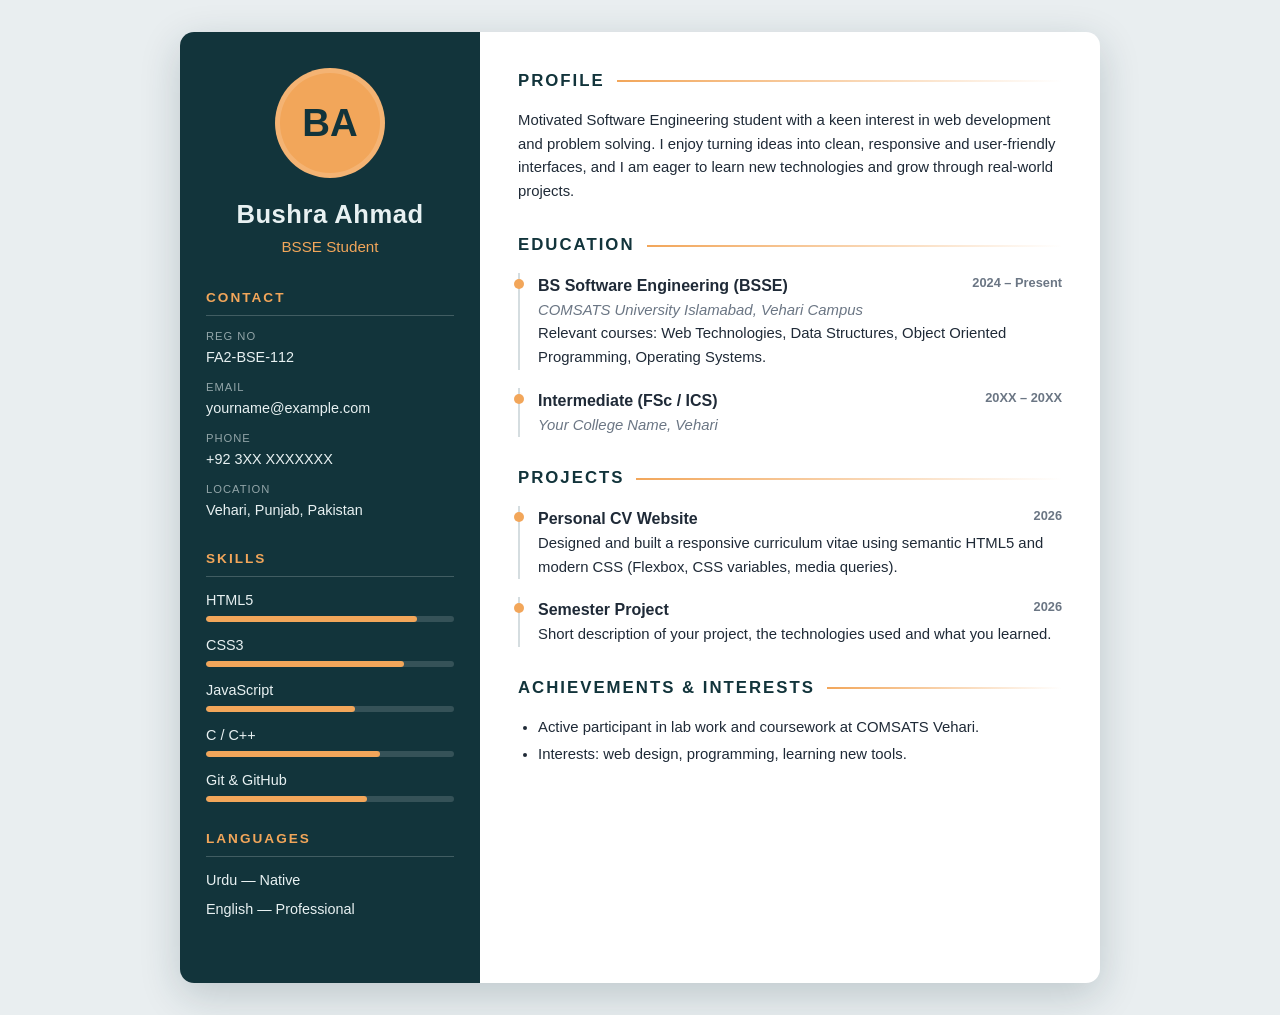
<file: web (assignment 1)/index.html>
<!DOCTYPE html>
<html lang="en">
<head>
  <meta charset="UTF-8">
  <meta name="viewport" content="width=device-width, initial-scale=1.0">
  <title>Bushra Ahmad | CV</title>
  <link rel="stylesheet" href="style.css">
</head>
<body>

  <div class="cv">

    <!-- ===== SIDEBAR ===== -->
    <aside class="sidebar">
      <div class="avatar">BA</div>
      <h1>Bushra Ahmad</h1>
      <p class="role">BSSE Student</p>

      <section>
        <h2>Contact</h2>
        <ul class="contact">
          <li><span>Reg No</span> FA2-BSE-112</li>
          <li><span>Email</span> yourname@example.com</li>
          <li><span>Phone</span> +92 3XX XXXXXXX</li>
          <li><span>Location</span> Vehari, Punjab, Pakistan</li>
        </ul>
      </section>

      <section>
        <h2>Skills</h2>
        <ul class="skills">
          <li>HTML5 <div class="bar"><i style="width:85%"></i></div></li>
          <li>CSS3 <div class="bar"><i style="width:80%"></i></div></li>
          <li>JavaScript <div class="bar"><i style="width:60%"></i></div></li>
          <li>C / C++ <div class="bar"><i style="width:70%"></i></div></li>
          <li>Git &amp; GitHub <div class="bar"><i style="width:65%"></i></div></li>
        </ul>
      </section>

      <section>
        <h2>Languages</h2>
        <ul class="plain">
          <li>Urdu — Native</li>
          <li>English — Professional</li>
        </ul>
      </section>
    </aside>

    <!-- ===== MAIN CONTENT ===== -->
    <main class="content">

      <section>
        <h2>Profile</h2>
        <p>
          Motivated Software Engineering student with a keen interest in web
          development and problem solving. I enjoy turning ideas into clean,
          responsive and user-friendly interfaces, and I am eager to learn new
          technologies and grow through real-world projects.
        </p>
      </section>

      <section>
        <h2>Education</h2>
        <div class="item">
          <div class="item-head">
            <h3>BS Software Engineering (BSSE)</h3>
            <span class="date">2024 – Present</span>
          </div>
          <p class="sub">COMSATS University Islamabad, Vehari Campus</p>
          <p>Relevant courses: Web Technologies, Data Structures, Object Oriented Programming, Operating Systems.</p>
        </div>
        <div class="item">
          <div class="item-head">
            <h3>Intermediate (FSc / ICS)</h3>
            <span class="date">20XX – 20XX</span>
          </div>
          <p class="sub">Your College Name, Vehari</p>
        </div>
      </section>

      <section>
        <h2>Projects</h2>
        <div class="item">
          <div class="item-head">
            <h3>Personal CV Website</h3>
            <span class="date">2026</span>
          </div>
          <p>Designed and built a responsive curriculum vitae using semantic HTML5 and modern CSS (Flexbox, CSS variables, media queries).</p>
        </div>
        <div class="item">
          <div class="item-head">
            <h3>Semester Project</h3>
            <span class="date">2026</span>
          </div>
          <p>Short description of your project, the technologies used and what you learned.</p>
        </div>
      </section>

      <section>
        <h2>Achievements &amp; Interests</h2>
        <ul class="bullets">
          <li>Active participant in lab work and coursework at COMSATS Vehari.</li>
          <li>Interests: web design, programming, learning new tools.</li>
        </ul>
      </section>

    </main>
  </div>

</body>
</html>
</file>
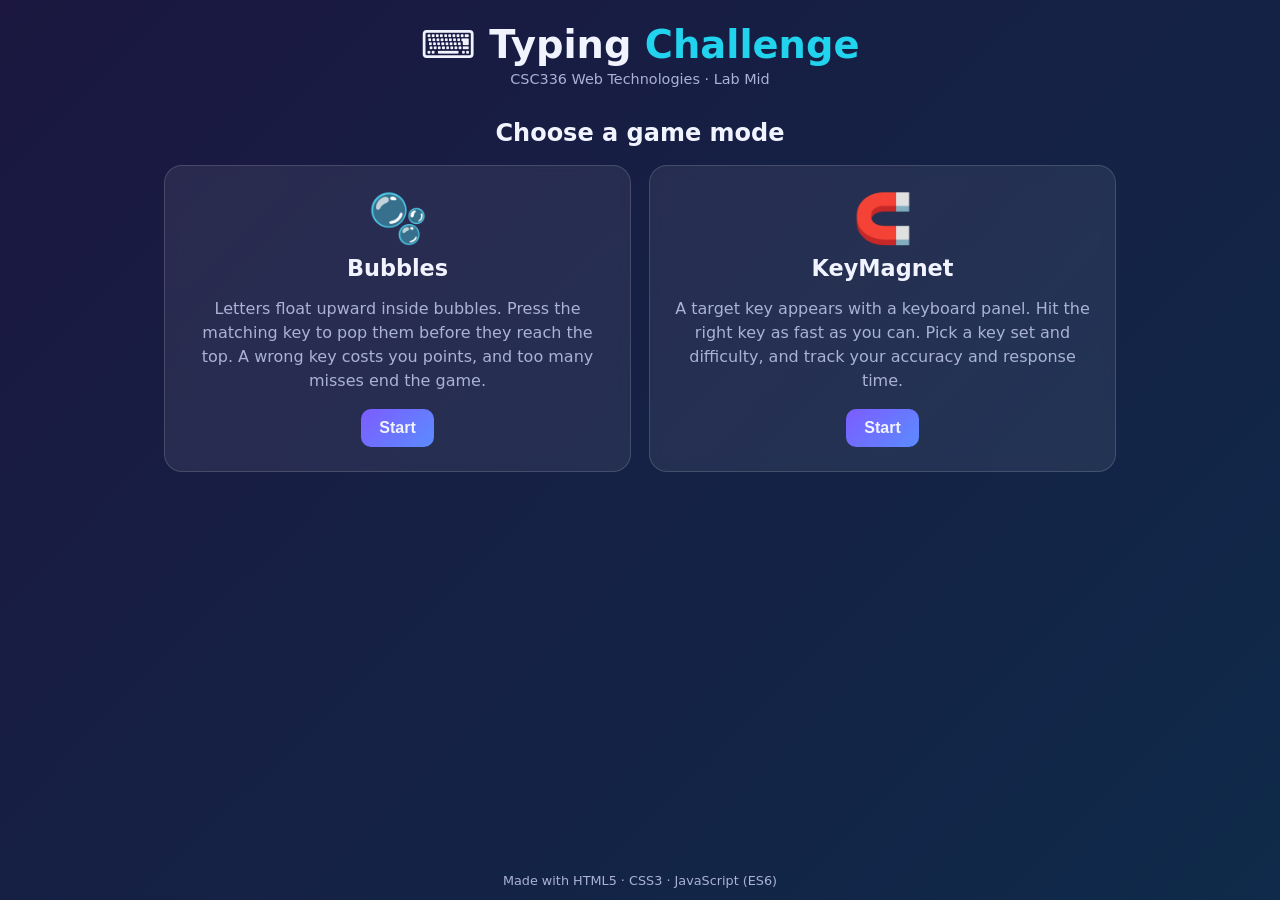
<file: web Lab mid/index.html>
<!DOCTYPE html>
<html lang="en">
<head>
  <meta charset="UTF-8" />
  <meta name="viewport" content="width=device-width, initial-scale=1" />
  <title>Typing Challenge</title>
  <link rel="stylesheet" href="style.css" />
</head>
<body>
  <header class="site-header">
    <h1>⌨️ Typing <span>Challenge</span></h1>
    <p>CSC336 Web Technologies · Lab Mid</p>
  </header>

  <main class="container">

    <!-- ===================== HOME SCREEN ===================== -->
    <section id="screen-home" class="screen active">
      <h2 class="screen-title">Choose a game mode</h2>
      <div class="cards">
        <article class="card">
          <div class="card-icon">🫧</div>
          <h3>Bubbles</h3>
          <p>Letters float upward inside bubbles. Press the matching key to pop them before they reach the top. A wrong key costs you points, and too many misses end the game.</p>
          <button class="btn primary" id="start-bubbles-card">Start</button>
        </article>

        <article class="card">
          <div class="card-icon">🧲</div>
          <h3>KeyMagnet</h3>
          <p>A target key appears with a keyboard panel. Hit the right key as fast as you can. Pick a key set and difficulty, and track your accuracy and response time.</p>
          <button class="btn primary" id="start-magnet-card">Start</button>
        </article>
      </div>
    </section>

    <!-- ===================== BUBBLES SCREEN ===================== -->
    <section id="screen-bubbles" class="screen">
      <div class="game-head">
        <button class="btn ghost" data-go="home">← Home</button>
        <h2>🫧 Bubbles</h2>
      </div>

      <div class="controls">
        <label>Difficulty
          <select id="bubbles-difficulty">
            <option value="easy">Easy</option>
            <option value="medium">Medium</option>
            <option value="hard">Hard</option>
          </select>
        </label>
        <div class="btn-group">
          <button class="btn primary" id="bubbles-start">Start</button>
          <button class="btn" id="bubbles-restart">Restart</button>
          <button class="btn danger" id="bubbles-reset">Reset</button>
        </div>
      </div>

      <div class="status">
        <div class="stat"><span>Score</span><b id="b-score">0</b></div>
        <div class="stat"><span>Misses</span><b id="b-misses">0 / 0</b></div>
        <div class="stat"><span>Level</span><b id="b-level">1</b></div>
        <div class="stat"><span>Speed</span><b id="b-speed">0</b></div>
        <div class="stat"><span>Correct</span><b id="b-correct">0</b></div>
        <div class="stat"><span>Wrong</span><b id="b-wrong">0</b></div>
      </div>

      <div id="bubbles-feedback" class="feedback">Press Start, then type the letters you see.</div>
      <div id="bubble-area" class="bubble-area"></div>
      <p class="rules">Rules: correct key = +10 · wrong key = −5 · bubble reaches the top = 1 miss · every 5 correct pops the level goes up (faster bubbles, more bubbles). On a phone you can tap the bubbles.</p>
    </section>

    <!-- ===================== KEYMAGNET SCREEN ===================== -->
    <section id="screen-magnet" class="screen">
      <div class="game-head">
        <button class="btn ghost" data-go="home">← Home</button>
        <h2>🧲 KeyMagnet</h2>
      </div>

      <div class="controls">
        <label>Difficulty
          <select id="magnet-difficulty">
            <option value="easy">Easy</option>
            <option value="medium">Medium</option>
            <option value="hard">Hard</option>
          </select>
        </label>
        <label>Key set
          <select id="magnet-keyset">
            <option value="home">Home row (A S D F J K L)</option>
            <option value="top">Top row (Q–P)</option>
            <option value="bottom">Bottom row (Z–M)</option>
            <option value="all">All letters</option>
          </select>
        </label>
        <div class="btn-group">
          <button class="btn primary" id="magnet-start">Start</button>
          <button class="btn" id="magnet-restart">Restart</button>
          <button class="btn danger" id="magnet-reset">Reset</button>
        </div>
      </div>

      <div class="status">
        <div class="stat"><span>Score</span><b id="m-score">0</b></div>
        <div class="stat"><span>Time left</span><b id="m-time">0s</b></div>
        <div class="stat"><span>Progress</span><b id="m-progress">0 / 0</b></div>
        <div class="stat"><span>Correct</span><b id="m-correct">0</b></div>
        <div class="stat"><span>Incorrect</span><b id="m-wrong">0</b></div>
        <div class="stat"><span>Avg time</span><b id="m-avg">–</b></div>
      </div>

      <div id="magnet-feedback" class="feedback">Press Start to get your first target key.</div>
      <div id="magnet-target" class="target">?</div>
      <div id="keyboard" class="keyboard" aria-label="Keyboard panel"></div>
      <p class="rules">Rules: correct key = +10 (+5 bonus if under 1 second) · wrong key = −5 · Easy: 60s / 20 hits · Medium: 45s / 25 hits, 3s per target · Hard: 30s / 30 hits, 1.8s per target. The game ends when you reach the hit goal or time runs out.</p>
    </section>

    <!-- ===================== RESULTS SCREEN ===================== -->
    <section id="screen-results" class="screen">
      <div class="results-box">
        <h2 id="results-title">Game Over</h2>
        <p id="results-sub" class="results-sub"></p>
        <div id="results-grid" class="results-grid"></div>
        <div class="btn-group center">
          <button class="btn primary" id="results-again">Play Again</button>
          <button class="btn" id="results-home">Home</button>
        </div>
      </div>
    </section>

  </main>

  <footer class="site-footer">Made with HTML5 · CSS3 · JavaScript (ES6)</footer>

  <script src="script.js"></script>
</body>
</html>
</file>
<file: web (assignment 1)/style.css>
:root {
  --ink: #1f2a37;
  --muted: #6b7684;
  --sidebar: #12343b;
  --sidebar-text: #e8f1f2;
  --accent: #f2a65a;
  --paper: #ffffff;
  --bg: #e9eef0;
}

* { box-sizing: border-box; margin: 0; padding: 0; }

body {
  font-family: "Segoe UI", Tahoma, Arial, sans-serif;
  background: var(--bg);
  color: var(--ink);
  line-height: 1.6;
  padding: 32px 16px;
}

.cv {
  max-width: 920px;
  margin: 0 auto;
  display: flex;
  background: var(--paper);
  border-radius: 14px;
  overflow: hidden;
  box-shadow: 0 12px 40px rgba(18, 52, 59, 0.2);
}

/* ---------- Sidebar ---------- */
.sidebar {
  width: 300px;
  background: var(--sidebar);
  color: var(--sidebar-text);
  padding: 36px 26px;
  text-align: center;
}

.avatar {
  width: 110px;
  height: 110px;
  margin: 0 auto 16px;
  border-radius: 50%;
  background: var(--accent);
  color: var(--sidebar);
  font-size: 2.4rem;
  font-weight: 700;
  display: flex;
  align-items: center;
  justify-content: center;
  border: 5px solid rgba(255, 255, 255, 0.15);
}

.sidebar h1 { font-size: 1.6rem; letter-spacing: 0.5px; }
.role { color: var(--accent); font-size: 0.95rem; margin-bottom: 28px; }

.sidebar section { text-align: left; margin-bottom: 26px; }

.sidebar h2 {
  font-size: 0.85rem;
  text-transform: uppercase;
  letter-spacing: 2px;
  color: var(--accent);
  padding-bottom: 6px;
  margin-bottom: 12px;
  border-bottom: 1px solid rgba(255, 255, 255, 0.2);
}

.sidebar ul { list-style: none; }

.contact li { font-size: 0.9rem; margin-bottom: 10px; word-break: break-word; }
.contact span {
  display: block;
  font-size: 0.7rem;
  text-transform: uppercase;
  letter-spacing: 1px;
  opacity: 0.6;
}

.skills li { font-size: 0.9rem; margin-bottom: 12px; }
.bar {
  height: 6px;
  margin-top: 4px;
  background: rgba(255, 255, 255, 0.15);
  border-radius: 4px;
  overflow: hidden;
}
.bar i {
  display: block;
  height: 100%;
  background: var(--accent);
  border-radius: 4px;
}

.plain li { font-size: 0.9rem; margin-bottom: 6px; }

/* ---------- Main content ---------- */
.content { flex: 1; padding: 36px 38px; }

.content section { margin-bottom: 28px; }

.content h2 {
  font-size: 1.05rem;
  text-transform: uppercase;
  letter-spacing: 2px;
  color: var(--sidebar);
  margin-bottom: 14px;
  display: flex;
  align-items: center;
  gap: 12px;
}
.content h2::after {
  content: "";
  flex: 1;
  height: 2px;
  background: linear-gradient(90deg, var(--accent), transparent);
}

.item {
  position: relative;
  padding-left: 18px;
  margin-bottom: 18px;
  border-left: 2px solid #d5dde0;
}
.item::before {
  content: "";
  position: absolute;
  left: -6px;
  top: 6px;
  width: 10px;
  height: 10px;
  border-radius: 50%;
  background: var(--accent);
}

.item-head {
  display: flex;
  justify-content: space-between;
  gap: 10px;
  flex-wrap: wrap;
}
.item h3 { font-size: 1rem; }
.date { font-size: 0.8rem; color: var(--muted); font-weight: 600; }
.sub { color: var(--muted); font-style: italic; font-size: 0.9rem; }
.item p, .content > section > p { font-size: 0.93rem; }

.bullets { padding-left: 20px; font-size: 0.93rem; }
.bullets li { margin-bottom: 4px; }

/* ---------- Responsive ---------- */
@media (max-width: 720px) {
  .cv { flex-direction: column; }
  .sidebar { width: 100%; }
  .content { padding: 28px 22px; }
}

/* ---------- Print ---------- */
@media print {
  body { background: #fff; padding: 0; }
  .cv { box-shadow: none; border-radius: 0; }
  .sidebar { -webkit-print-color-adjust: exact; print-color-adjust: exact; }
}
</file>
<file: web Lab mid/style.css>
/* ============ Base ============ */
:root {
  --bg1: #1b1740;
  --bg2: #0f2a4a;
  --panel: rgba(255, 255, 255, 0.07);
  --border: rgba(255, 255, 255, 0.15);
  --text: #f1f3ff;
  --muted: #aab2d6;
  --accent: #7c5cff;
  --accent2: #22d3ee;
  --good: #34d399;
  --bad: #f87171;
}

* { box-sizing: border-box; }

body {
  margin: 0;
  min-height: 100vh;
  font-family: "Segoe UI", system-ui, -apple-system, Roboto, sans-serif;
  color: var(--text);
  background: linear-gradient(135deg, var(--bg1), var(--bg2));
  background-attachment: fixed;
  display: flex;
  flex-direction: column;
}

.site-header { text-align: center; padding: 22px 12px 6px; }
.site-header h1 { margin: 0; font-size: clamp(1.6rem, 5vw, 2.4rem); }
.site-header h1 span { color: var(--accent2); }
.site-header p { margin: 4px 0 0; color: var(--muted); font-size: 0.9rem; }

.container { width: 100%; max-width: 980px; margin: 0 auto; padding: 12px 14px 24px; flex: 1; }
.site-footer { text-align: center; color: var(--muted); font-size: 0.8rem; padding: 12px; }

.screen { display: none; }
.screen.active { display: block; animation: fadeIn 0.3s ease; }
@keyframes fadeIn { from { opacity: 0; transform: translateY(6px); } to { opacity: 1; transform: none; } }

.screen-title { text-align: center; margin: 14px 0 18px; }

/* ============ Buttons / inputs ============ */
.btn {
  border: 1px solid var(--border);
  background: var(--panel);
  color: var(--text);
  padding: 10px 18px;
  border-radius: 10px;
  font-size: 1rem;
  cursor: pointer;
  transition: transform 0.1s, background 0.2s;
}
.btn:hover { background: rgba(255, 255, 255, 0.15); }
.btn:active { transform: scale(0.96); }
.btn.primary { background: linear-gradient(135deg, var(--accent), #5b8cff); border: none; font-weight: 600; }
.btn.danger { background: rgba(248, 113, 113, 0.25); border-color: var(--bad); }
.btn.ghost { background: transparent; }
.btn:disabled { opacity: 0.45; cursor: not-allowed; }

select {
  background: #1f2350;
  color: var(--text);
  border: 1px solid var(--border);
  border-radius: 8px;
  padding: 8px 10px;
  font-size: 0.95rem;
}
select:disabled { opacity: 0.5; }

/* ============ Home cards ============ */
.cards { display: grid; grid-template-columns: repeat(auto-fit, minmax(260px, 1fr)); gap: 18px; }
.card {
  background: var(--panel);
  border: 1px solid var(--border);
  border-radius: 18px;
  padding: 24px 20px;
  text-align: center;
  backdrop-filter: blur(6px);
  transition: transform 0.2s;
}
.card:hover { transform: translateY(-4px); }
.card-icon { font-size: 3rem; }
.card h3 { margin: 8px 0; font-size: 1.4rem; }
.card p { color: var(--muted); line-height: 1.5; min-height: 96px; }

/* ============ Game layout ============ */
.game-head { display: flex; align-items: center; gap: 12px; margin-bottom: 8px; }
.game-head h2 { margin: 0; font-size: 1.4rem; }

.controls {
  display: flex; flex-wrap: wrap; gap: 12px 18px; align-items: end; justify-content: space-between;
  background: var(--panel); border: 1px solid var(--border); border-radius: 14px; padding: 12px 14px; margin-bottom: 10px;
}
.controls label { display: flex; flex-direction: column; gap: 4px; font-size: 0.85rem; color: var(--muted); }
.btn-group { display: flex; gap: 8px; flex-wrap: wrap; }
.btn-group.center { justify-content: center; margin-top: 18px; }

.status { display: grid; grid-template-columns: repeat(auto-fit, minmax(100px, 1fr)); gap: 8px; margin-bottom: 10px; }
.stat { background: var(--panel); border: 1px solid var(--border); border-radius: 12px; padding: 8px 10px; text-align: center; }
.stat span { display: block; font-size: 0.75rem; color: var(--muted); }
.stat b { font-size: 1.15rem; }

.feedback {
  min-height: 38px; display: flex; align-items: center; justify-content: center;
  border-radius: 10px; margin-bottom: 8px; padding: 6px 10px; text-align: center;
  background: var(--panel); color: var(--muted); transition: background 0.15s, color 0.15s;
}
.feedback.good { background: rgba(52, 211, 153, 0.25); color: var(--good); font-weight: 600; }
.feedback.bad { background: rgba(248, 113, 113, 0.25); color: var(--bad); font-weight: 600; }

.rules { color: var(--muted); font-size: 0.82rem; line-height: 1.5; margin-top: 10px; }

/* ============ Bubbles ============ */
.bubble-area {
  position: relative;
  height: min(60vh, 480px);
  min-height: 300px;
  overflow: hidden;
  border-radius: 16px;
  border: 2px solid var(--border);
  background: linear-gradient(to top, #0b3b66, #12143a);
  transition: box-shadow 0.15s, border-color 0.15s;
  touch-action: manipulation;
}
.bubble-area::before { /* "miss line" at the top */
  content: ""; position: absolute; top: 0; left: 0; right: 0; height: 4px;
  background: repeating-linear-gradient(90deg, var(--bad) 0 12px, transparent 12px 22px);
}
.bubble-area.flash-good { border-color: var(--good); box-shadow: 0 0 22px rgba(52, 211, 153, 0.6); }
.bubble-area.flash-bad { border-color: var(--bad); box-shadow: 0 0 22px rgba(248, 113, 113, 0.7); animation: shake 0.25s; }
@keyframes shake { 25% { transform: translateX(-5px); } 75% { transform: translateX(5px); } }

.bubble {
  position: absolute; top: 0; left: 0;
  width: 58px; height: 58px; border-radius: 50%;
  display: flex; align-items: center; justify-content: center;
  font-size: 1.6rem; font-weight: 700; color: #fff; cursor: pointer; user-select: none;
  background: radial-gradient(circle at 30% 30%, rgba(255, 255, 255, 0.85), rgba(124, 92, 255, 0.55) 45%, rgba(34, 211, 238, 0.5));
  border: 2px solid rgba(255, 255, 255, 0.55);
  box-shadow: inset 0 0 12px rgba(255, 255, 255, 0.4), 0 0 12px rgba(34, 211, 238, 0.4);
  text-shadow: 0 1px 4px rgba(0, 0, 0, 0.6);
  will-change: transform;
}
.bubble.pop { animation: pop 0.2s forwards; }
@keyframes pop { to { opacity: 0; scale: 1.6; } }

/* ============ KeyMagnet ============ */
.target {
  width: 130px; height: 130px; margin: 6px auto 14px;
  display: flex; align-items: center; justify-content: center;
  font-size: 4rem; font-weight: 800; border-radius: 24px;
  background: linear-gradient(135deg, var(--accent), var(--accent2));
  box-shadow: 0 0 28px rgba(124, 92, 255, 0.55);
  transition: transform 0.12s;
}
.target.good { animation: bump 0.2s; }
.target.bad { animation: shake 0.25s; background: linear-gradient(135deg, #ef4444, #f97316); }
@keyframes bump { 50% { transform: scale(1.12); } }

.keyboard { display: flex; flex-direction: column; align-items: center; gap: 6px; }
.kb-row { display: flex; gap: 6px; justify-content: center; }
.key {
  width: clamp(28px, 8vw, 52px); height: clamp(36px, 10vw, 52px);
  display: flex; align-items: center; justify-content: center;
  border-radius: 8px; font-weight: 700; font-size: clamp(0.8rem, 3.2vw, 1.1rem);
  background: rgba(255, 255, 255, 0.06); border: 1px solid var(--border); color: var(--muted);
  cursor: pointer; user-select: none; transition: background 0.1s, transform 0.1s;
}
.key.in-set { color: var(--text); background: rgba(255, 255, 255, 0.16); }
.key.target-key { background: var(--accent2); color: #0b1330; transform: translateY(-3px); box-shadow: 0 0 14px var(--accent2); }
.key.hit-good { background: var(--good) !important; color: #052e1d; }
.key.hit-bad { background: var(--bad) !important; color: #3b0a0a; }

/* ============ Results ============ */
.results-box {
  max-width: 560px; margin: 20px auto; text-align: center;
  background: var(--panel); border: 1px solid var(--border); border-radius: 20px; padding: 26px 20px;
}
.results-box h2 { margin: 0 0 4px; font-size: 1.9rem; }
.results-sub { color: var(--muted); margin: 0 0 16px; }
.results-grid { display: grid; grid-template-columns: repeat(2, 1fr); gap: 10px; }
.result-item { background: rgba(255, 255, 255, 0.07); border-radius: 12px; padding: 12px; }
.result-item span { display: block; color: var(--muted); font-size: 0.8rem; }
.result-item b { font-size: 1.4rem; }
.result-item.big { grid-column: span 2; background: linear-gradient(135deg, rgba(124, 92, 255, 0.4), rgba(34, 211, 238, 0.3)); }
.result-item.big b { font-size: 2.2rem; }

/* ============ Mobile ============ */
@media (max-width: 600px) {
  .controls { flex-direction: column; align-items: stretch; }
  .btn-group .btn { flex: 1; }
  .card p { min-height: 0; }
  .target { width: 100px; height: 100px; font-size: 3rem; }
}
</file>
